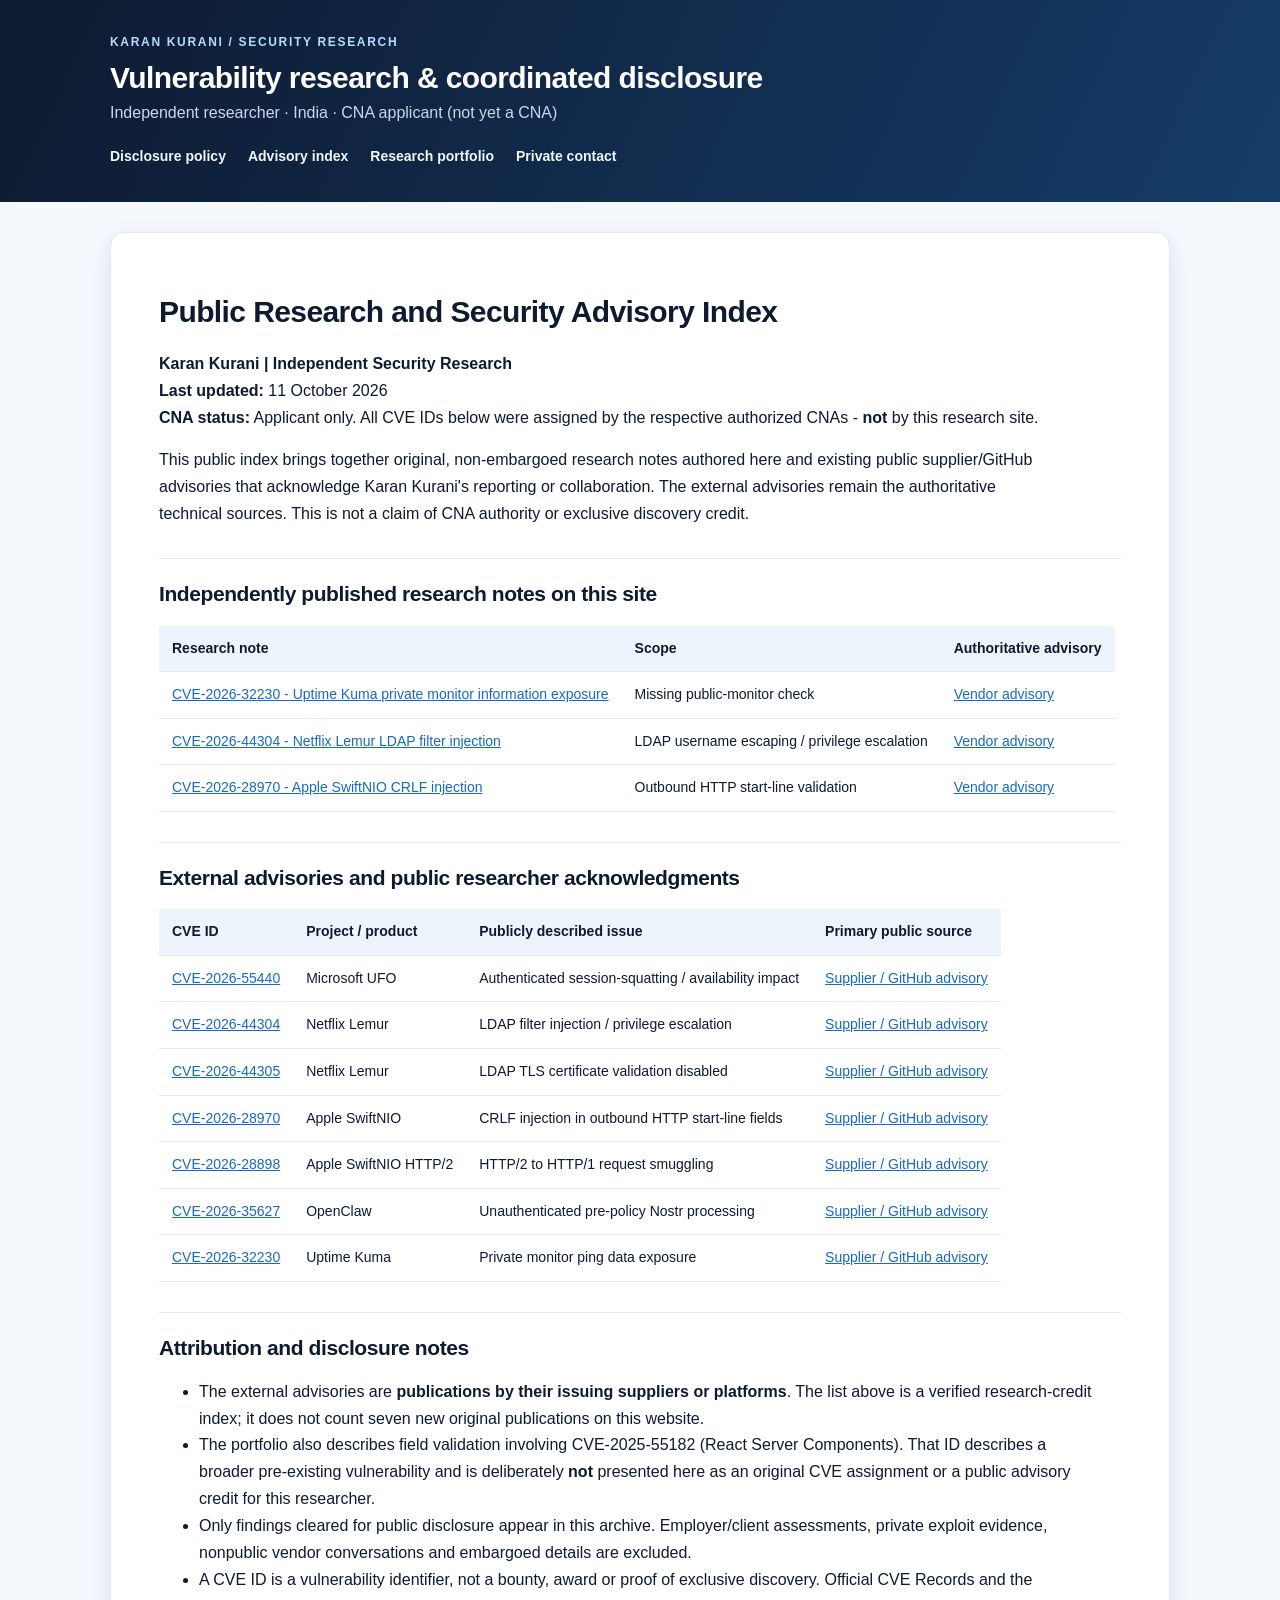
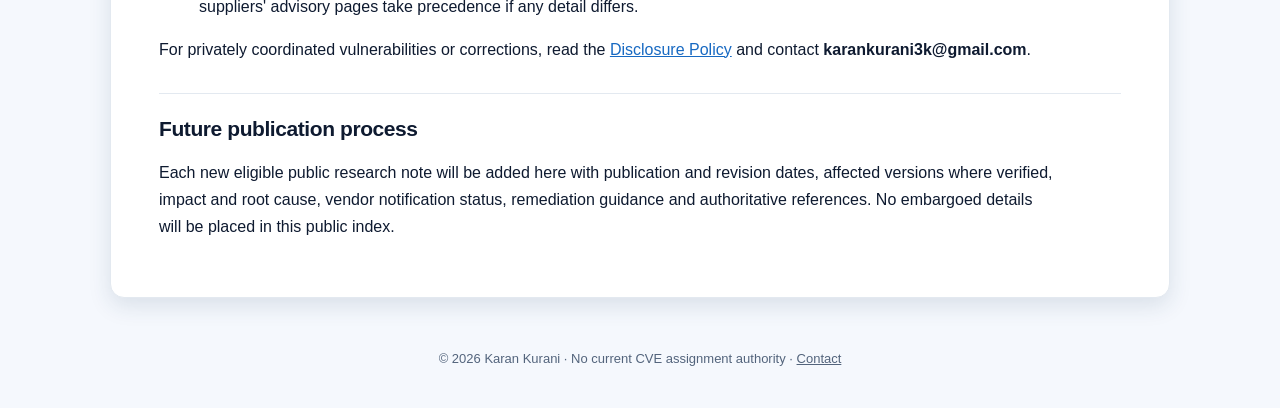
<file: advisories.html>
<!doctype html><html lang="en"><head><meta charset="utf-8"><meta name="viewport" content="width=device-width, initial-scale=1"><meta name="description" content="Karan Kurani independent vulnerability research and coordinated disclosure resources."><title>Security Advisory Index | Karan Kurani</title><style>
:root{color-scheme:light;--ink:#0e1a30;--muted:#53647c;--blue:#1769c2;--line:#e3e9f0;--bg:#f5f8fd}*{box-sizing:border-box}body{margin:0;background:var(--bg);font:16px/1.68 -apple-system,BlinkMacSystemFont,"Segoe UI",Helvetica,Arial,sans-serif;color:var(--ink)}header{background:linear-gradient(115deg,#0e1a30,#153c68);color:white;padding:32px max(24px,calc((100vw - 1060px)/2))}header .brand{letter-spacing:.14em;font-size:12px;font-weight:750;color:#b7dbff}header h1{font-size:30px;margin:8px 0 4px;line-height:1.2}header p{margin:0;color:#c9d9eb}nav{display:flex;gap:22px;flex-wrap:wrap;margin-top:18px}nav a{color:#eff7ff;text-decoration:none;font-weight:600;font-size:14px;border-bottom:1px solid transparent}nav a:hover{border-bottom-color:currentColor}main{max-width:1060px;margin:30px auto;padding:40px 48px;background:#fff;border:1px solid var(--line);border-radius:14px;box-shadow:0 8px 22px #1f3f6220}h1,h2,h3{line-height:1.27;letter-spacing:-.02em}main h1{font-size:30px}main h2{font-size:21px;border-top:1px solid var(--line);padding-top:22px;margin-top:30px}main h3{font-size:17px}p,li{max-width:900px}a{color:var(--blue);overflow-wrap:anywhere}table{border-collapse:collapse;display:block;overflow-x:auto;font-size:14px;width:100%;margin:18px 0}th,td{border-bottom:1px solid var(--line);padding:11px 13px;vertical-align:top;text-align:left}th{background:#eef4fb;white-space:nowrap}blockquote{margin:15px 0;padding:12px 18px;border-left:3px solid #2d82cd;background:#f1f7ff}code{background:#edf2fa;padding:1px 4px;border-radius:3px}strong{font-weight:750}footer{text-align:center;color:var(--muted);padding:20px 24px 38px;font-size:13px}footer a{color:var(--muted)}@media(max-width:650px){header{padding:24px 20px}header h1{font-size:25px}main{margin:12px;padding:24px 17px}main h1{font-size:24px}nav{gap:12px}}
</style></head><body><header><div class="brand">KARAN KURANI / SECURITY RESEARCH</div><h1>Vulnerability research & coordinated disclosure</h1><p>Independent researcher · India · CNA applicant (not yet a CNA)</p><nav><a href="disclosure-policy.html">Disclosure policy</a><a href="advisories.html">Advisory index</a><a href="https://github.com/kuranikaran/Portfolio">Research portfolio</a><a href="mailto:karankurani3k@gmail.com">Private contact</a></nav></header><main><h1>Public Research and Security Advisory Index</h1>
<p><strong>Karan Kurani | Independent Security Research</strong><br />
<strong>Last updated:</strong> 11 October 2026<br />
<strong>CNA status:</strong> Applicant only. All CVE IDs below were assigned by the respective authorized CNAs - <strong>not</strong> by this research site.</p>
<p>This public index brings together original, non-embargoed research notes authored here and existing public supplier/GitHub advisories that acknowledge Karan Kurani's reporting or collaboration. The external advisories remain the authoritative technical sources. This is not a claim of CNA authority or exclusive discovery credit.</p>
<h2>Independently published research notes on this site</h2>
<table>
<thead>
<tr>
  <th>Research note</th>
  <th>Scope</th>
  <th>Authoritative advisory</th>
</tr>
</thead>
<tbody>
<tr>
  <td><a href="advisories/CVE-2026-32230.html">CVE-2026-32230 - Uptime Kuma private monitor information exposure</a></td>
  <td>Missing public-monitor check</td>
  <td><a href="https://github.com/louislam/uptime-kuma/security/advisories/GHSA-c7hf-c5p5-5g6h">Vendor advisory</a></td>
</tr>
<tr>
  <td><a href="advisories/CVE-2026-44304.html">CVE-2026-44304 - Netflix Lemur LDAP filter injection</a></td>
  <td>LDAP username escaping / privilege escalation</td>
  <td><a href="https://github.com/Netflix/lemur/security/advisories/GHSA-3r34-vq8m-39gh">Vendor advisory</a></td>
</tr>
<tr>
  <td><a href="advisories/CVE-2026-28970.html">CVE-2026-28970 - Apple SwiftNIO CRLF injection</a></td>
  <td>Outbound HTTP start-line validation</td>
  <td><a href="https://github.com/apple/swift-nio/security/advisories/GHSA-cq87-8r7h-962v">Vendor advisory</a></td>
</tr>
</tbody>
</table>
<h2>External advisories and public researcher acknowledgments</h2>
<table>
<thead>
<tr>
  <th>CVE ID</th>
  <th>Project / product</th>
  <th>Publicly described issue</th>
  <th>Primary public source</th>
</tr>
</thead>
<tbody>
<tr>
  <td><a href="https://www.cve.org/CVERecord?id=CVE-2026-55440">CVE-2026-55440</a></td>
  <td>Microsoft UFO</td>
  <td>Authenticated session-squatting / availability impact</td>
  <td><a href="https://github.com/microsoft/UFO/security/advisories/GHSA-hxjv-fmjf-wmjf">Supplier / GitHub advisory</a></td>
</tr>
<tr>
  <td><a href="https://www.cve.org/CVERecord?id=CVE-2026-44304">CVE-2026-44304</a></td>
  <td>Netflix Lemur</td>
  <td>LDAP filter injection / privilege escalation</td>
  <td><a href="https://github.com/Netflix/lemur/security/advisories/GHSA-3r34-vq8m-39gh">Supplier / GitHub advisory</a></td>
</tr>
<tr>
  <td><a href="https://www.cve.org/CVERecord?id=CVE-2026-44305">CVE-2026-44305</a></td>
  <td>Netflix Lemur</td>
  <td>LDAP TLS certificate validation disabled</td>
  <td><a href="https://github.com/Netflix/lemur/security/advisories/GHSA-vr7c-r5gj-j3w5">Supplier / GitHub advisory</a></td>
</tr>
<tr>
  <td><a href="https://www.cve.org/CVERecord?id=CVE-2026-28970">CVE-2026-28970</a></td>
  <td>Apple SwiftNIO</td>
  <td>CRLF injection in outbound HTTP start-line fields</td>
  <td><a href="https://github.com/apple/swift-nio/security/advisories/GHSA-cq87-8r7h-962v">Supplier / GitHub advisory</a></td>
</tr>
<tr>
  <td><a href="https://www.cve.org/CVERecord?id=CVE-2026-28898">CVE-2026-28898</a></td>
  <td>Apple SwiftNIO HTTP/2</td>
  <td>HTTP/2 to HTTP/1 request smuggling</td>
  <td><a href="https://github.com/apple/swift-nio-http2/security/advisories/GHSA-4px2-pw77-vc85">Supplier / GitHub advisory</a></td>
</tr>
<tr>
  <td><a href="https://www.cve.org/CVERecord?id=CVE-2026-35627">CVE-2026-35627</a></td>
  <td>OpenClaw</td>
  <td>Unauthenticated pre-policy Nostr processing</td>
  <td><a href="https://github.com/openclaw/openclaw/security/advisories/GHSA-65h8-27jh-q8wv">Supplier / GitHub advisory</a></td>
</tr>
<tr>
  <td><a href="https://www.cve.org/CVERecord?id=CVE-2026-32230">CVE-2026-32230</a></td>
  <td>Uptime Kuma</td>
  <td>Private monitor ping data exposure</td>
  <td><a href="https://github.com/louislam/uptime-kuma/security/advisories/GHSA-c7hf-c5p5-5g6h">Supplier / GitHub advisory</a></td>
</tr>
</tbody>
</table>
<h2>Attribution and disclosure notes</h2>
<ul>
<li>The external advisories are <strong>publications by their issuing suppliers or platforms</strong>. The list above is a verified research-credit index; it does not count seven new original publications on this website.</li>
<li>The portfolio also describes field validation involving CVE-2025-55182 (React Server Components). That ID describes a broader pre-existing vulnerability and is deliberately <strong>not</strong> presented here as an original CVE assignment or a public advisory credit for this researcher.</li>
<li>Only findings cleared for public disclosure appear in this archive. Employer/client assessments, private exploit evidence, nonpublic vendor conversations and embargoed details are excluded.</li>
<li>A CVE ID is a vulnerability identifier, not a bounty, award or proof of exclusive discovery. Official CVE Records and the suppliers' advisory pages take precedence if any detail differs.</li>
</ul>
<p>For privately coordinated vulnerabilities or corrections, read the <a href="disclosure-policy.html">Disclosure Policy</a> and contact <strong>karankurani3k@gmail.com</strong>.</p>
<h2>Future publication process</h2>
<p>Each new eligible public research note will be added here with publication and revision dates, affected versions where verified, impact and root cause, vendor notification status, remediation guidance and authoritative references. No embargoed details will be placed in this public index.</p>
</main><footer>© 2026 Karan Kurani · No current CVE assignment authority · <a href="mailto:karankurani3k@gmail.com">Contact</a></footer></body></html>
</file>
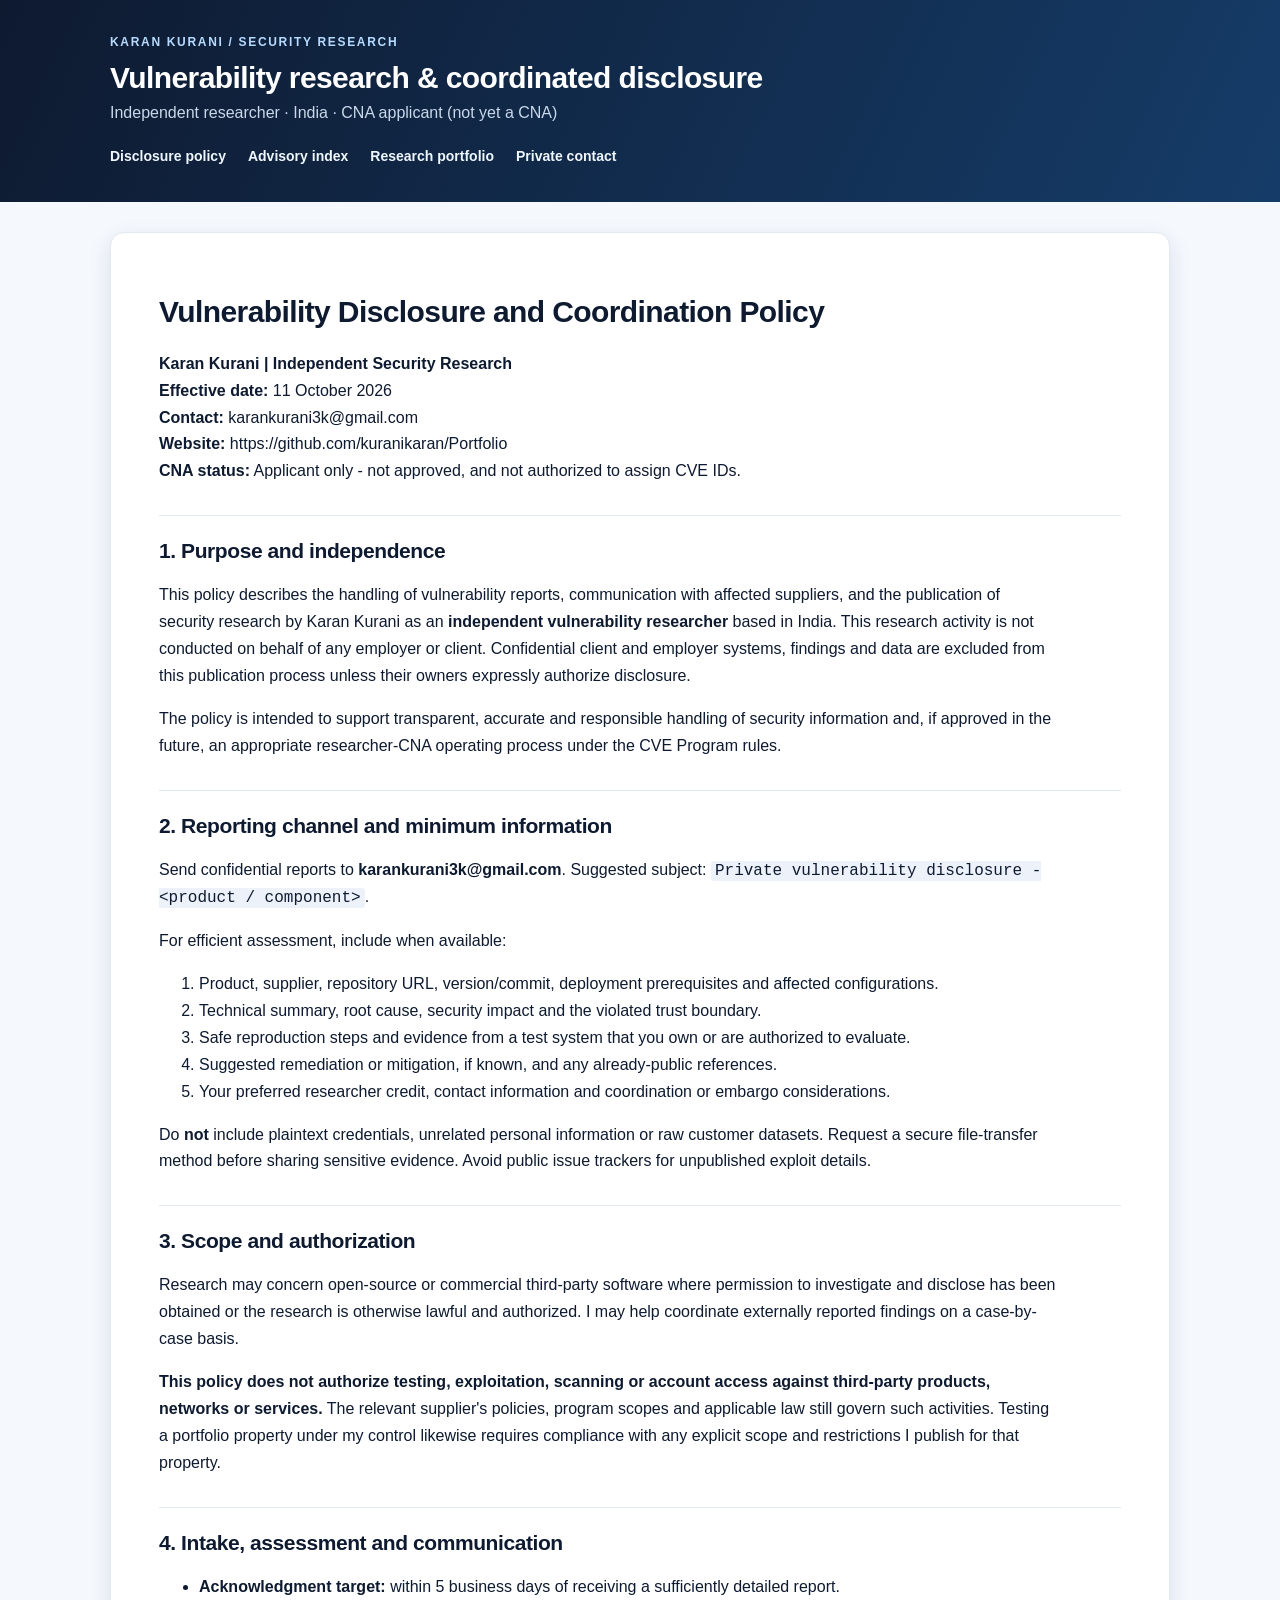
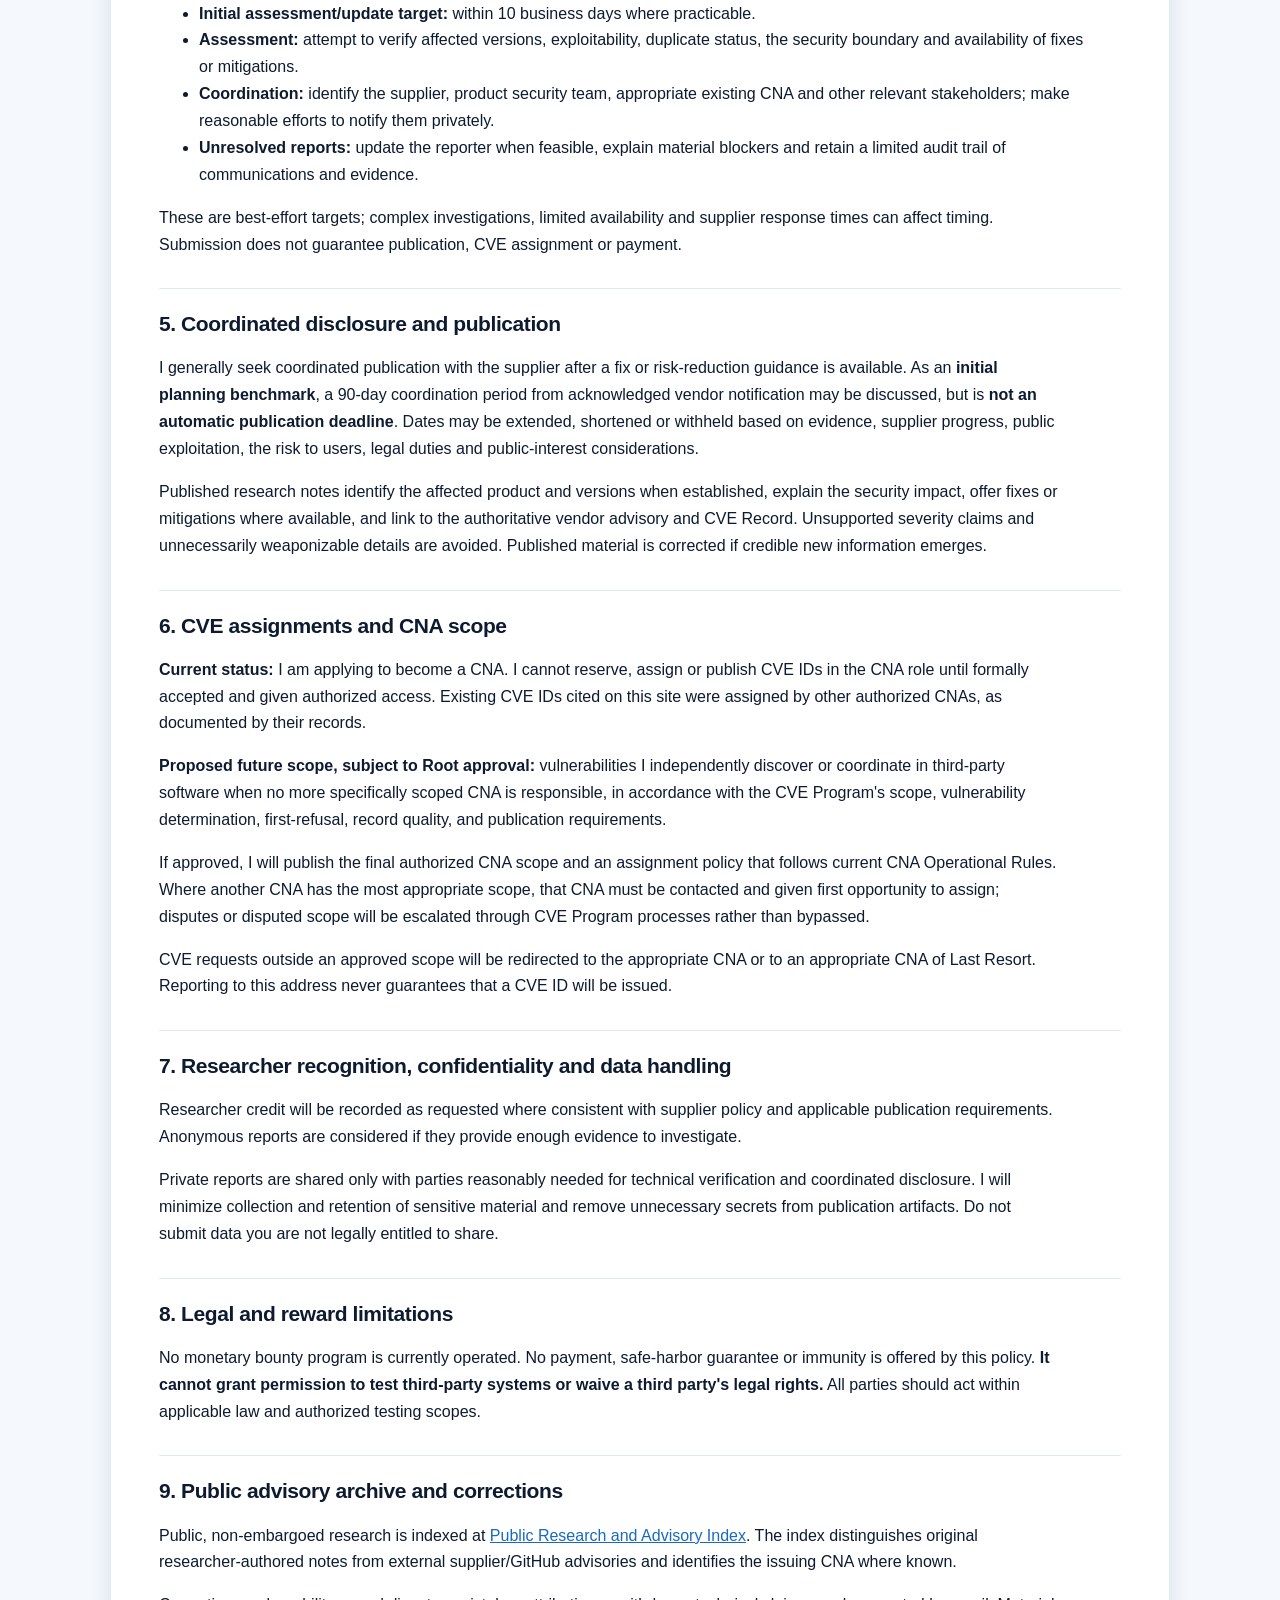
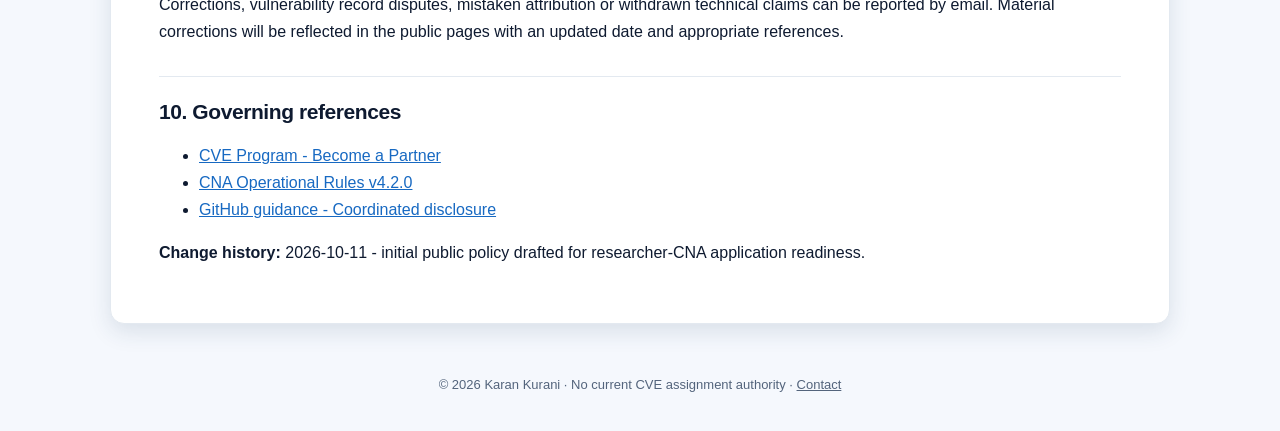
<file: disclosure-policy.html>
<!doctype html><html lang="en"><head><meta charset="utf-8"><meta name="viewport" content="width=device-width, initial-scale=1"><meta name="description" content="Karan Kurani independent vulnerability research and coordinated disclosure resources."><title>Vulnerability Disclosure Policy | Karan Kurani</title><style>
:root{color-scheme:light;--ink:#0e1a30;--muted:#53647c;--blue:#1769c2;--line:#e3e9f0;--bg:#f5f8fd}*{box-sizing:border-box}body{margin:0;background:var(--bg);font:16px/1.68 -apple-system,BlinkMacSystemFont,"Segoe UI",Helvetica,Arial,sans-serif;color:var(--ink)}header{background:linear-gradient(115deg,#0e1a30,#153c68);color:white;padding:32px max(24px,calc((100vw - 1060px)/2))}header .brand{letter-spacing:.14em;font-size:12px;font-weight:750;color:#b7dbff}header h1{font-size:30px;margin:8px 0 4px;line-height:1.2}header p{margin:0;color:#c9d9eb}nav{display:flex;gap:22px;flex-wrap:wrap;margin-top:18px}nav a{color:#eff7ff;text-decoration:none;font-weight:600;font-size:14px;border-bottom:1px solid transparent}nav a:hover{border-bottom-color:currentColor}main{max-width:1060px;margin:30px auto;padding:40px 48px;background:#fff;border:1px solid var(--line);border-radius:14px;box-shadow:0 8px 22px #1f3f6220}h1,h2,h3{line-height:1.27;letter-spacing:-.02em}main h1{font-size:30px}main h2{font-size:21px;border-top:1px solid var(--line);padding-top:22px;margin-top:30px}main h3{font-size:17px}p,li{max-width:900px}a{color:var(--blue);overflow-wrap:anywhere}table{border-collapse:collapse;display:block;overflow-x:auto;font-size:14px;width:100%;margin:18px 0}th,td{border-bottom:1px solid var(--line);padding:11px 13px;vertical-align:top;text-align:left}th{background:#eef4fb;white-space:nowrap}blockquote{margin:15px 0;padding:12px 18px;border-left:3px solid #2d82cd;background:#f1f7ff}code{background:#edf2fa;padding:1px 4px;border-radius:3px}strong{font-weight:750}footer{text-align:center;color:var(--muted);padding:20px 24px 38px;font-size:13px}footer a{color:var(--muted)}@media(max-width:650px){header{padding:24px 20px}header h1{font-size:25px}main{margin:12px;padding:24px 17px}main h1{font-size:24px}nav{gap:12px}}
</style></head><body><header><div class="brand">KARAN KURANI / SECURITY RESEARCH</div><h1>Vulnerability research & coordinated disclosure</h1><p>Independent researcher · India · CNA applicant (not yet a CNA)</p><nav><a href="disclosure-policy.html">Disclosure policy</a><a href="advisories.html">Advisory index</a><a href="https://github.com/kuranikaran/Portfolio">Research portfolio</a><a href="mailto:karankurani3k@gmail.com">Private contact</a></nav></header><main><h1>Vulnerability Disclosure and Coordination Policy</h1>
<p><strong>Karan Kurani | Independent Security Research</strong><br />
<strong>Effective date:</strong> 11 October 2026<br />
<strong>Contact:</strong> karankurani3k@gmail.com<br />
<strong>Website:</strong> https://github.com/kuranikaran/Portfolio<br />
<strong>CNA status:</strong> Applicant only - not approved, and not authorized to assign CVE IDs.</p>
<h2>1. Purpose and independence</h2>
<p>This policy describes the handling of vulnerability reports, communication with affected suppliers, and the publication of security research by Karan Kurani as an <strong>independent vulnerability researcher</strong> based in India. This research activity is not conducted on behalf of any employer or client. Confidential client and employer systems, findings and data are excluded from this publication process unless their owners expressly authorize disclosure.</p>
<p>The policy is intended to support transparent, accurate and responsible handling of security information and, if approved in the future, an appropriate researcher-CNA operating process under the CVE Program rules.</p>
<h2>2. Reporting channel and minimum information</h2>
<p>Send confidential reports to <strong>karankurani3k@gmail.com</strong>. Suggested subject: <code>Private vulnerability disclosure - &lt;product / component&gt;</code>.</p>
<p>For efficient assessment, include when available:</p>
<ol>
<li>Product, supplier, repository URL, version/commit, deployment prerequisites and affected configurations.</li>
<li>Technical summary, root cause, security impact and the violated trust boundary.</li>
<li>Safe reproduction steps and evidence from a test system that you own or are authorized to evaluate.</li>
<li>Suggested remediation or mitigation, if known, and any already-public references.</li>
<li>Your preferred researcher credit, contact information and coordination or embargo considerations.</li>
</ol>
<p>Do <strong>not</strong> include plaintext credentials, unrelated personal information or raw customer datasets. Request a secure file-transfer method before sharing sensitive evidence. Avoid public issue trackers for unpublished exploit details.</p>
<h2>3. Scope and authorization</h2>
<p>Research may concern open-source or commercial third-party software where permission to investigate and disclose has been obtained or the research is otherwise lawful and authorized. I may help coordinate externally reported findings on a case-by-case basis.</p>
<p><strong>This policy does not authorize testing, exploitation, scanning or account access against third-party products, networks or services.</strong> The relevant supplier's policies, program scopes and applicable law still govern such activities. Testing a portfolio property under my control likewise requires compliance with any explicit scope and restrictions I publish for that property.</p>
<h2>4. Intake, assessment and communication</h2>
<ul>
<li><strong>Acknowledgment target:</strong> within 5 business days of receiving a sufficiently detailed report.</li>
<li><strong>Initial assessment/update target:</strong> within 10 business days where practicable.</li>
<li><strong>Assessment:</strong> attempt to verify affected versions, exploitability, duplicate status, the security boundary and availability of fixes or mitigations.</li>
<li><strong>Coordination:</strong> identify the supplier, product security team, appropriate existing CNA and other relevant stakeholders; make reasonable efforts to notify them privately.</li>
<li><strong>Unresolved reports:</strong> update the reporter when feasible, explain material blockers and retain a limited audit trail of communications and evidence.</li>
</ul>
<p>These are best-effort targets; complex investigations, limited availability and supplier response times can affect timing. Submission does not guarantee publication, CVE assignment or payment.</p>
<h2>5. Coordinated disclosure and publication</h2>
<p>I generally seek coordinated publication with the supplier after a fix or risk-reduction guidance is available. As an <strong>initial planning benchmark</strong>, a 90-day coordination period from acknowledged vendor notification may be discussed, but is <strong>not an automatic publication deadline</strong>. Dates may be extended, shortened or withheld based on evidence, supplier progress, public exploitation, the risk to users, legal duties and public-interest considerations.</p>
<p>Published research notes identify the affected product and versions when established, explain the security impact, offer fixes or mitigations where available, and link to the authoritative vendor advisory and CVE Record. Unsupported severity claims and unnecessarily weaponizable details are avoided. Published material is corrected if credible new information emerges.</p>
<h2>6. CVE assignments and CNA scope</h2>
<p><strong>Current status:</strong> I am applying to become a CNA. I cannot reserve, assign or publish CVE IDs in the CNA role until formally accepted and given authorized access. Existing CVE IDs cited on this site were assigned by other authorized CNAs, as documented by their records.</p>
<p><strong>Proposed future scope, subject to Root approval:</strong> vulnerabilities I independently discover or coordinate in third-party software when no more specifically scoped CNA is responsible, in accordance with the CVE Program's scope, vulnerability determination, first-refusal, record quality, and publication requirements.</p>
<p>If approved, I will publish the final authorized CNA scope and an assignment policy that follows current CNA Operational Rules. Where another CNA has the most appropriate scope, that CNA must be contacted and given first opportunity to assign; disputes or disputed scope will be escalated through CVE Program processes rather than bypassed.</p>
<p>CVE requests outside an approved scope will be redirected to the appropriate CNA or to an appropriate CNA of Last Resort. Reporting to this address never guarantees that a CVE ID will be issued.</p>
<h2>7. Researcher recognition, confidentiality and data handling</h2>
<p>Researcher credit will be recorded as requested where consistent with supplier policy and applicable publication requirements. Anonymous reports are considered if they provide enough evidence to investigate.</p>
<p>Private reports are shared only with parties reasonably needed for technical verification and coordinated disclosure. I will minimize collection and retention of sensitive material and remove unnecessary secrets from publication artifacts. Do not submit data you are not legally entitled to share.</p>
<h2>8. Legal and reward limitations</h2>
<p>No monetary bounty program is currently operated. No payment, safe-harbor guarantee or immunity is offered by this policy. <strong>It cannot grant permission to test third-party systems or waive a third party's legal rights.</strong> All parties should act within applicable law and authorized testing scopes.</p>
<h2>9. Public advisory archive and corrections</h2>
<p>Public, non-embargoed research is indexed at <a href="advisories.html">Public Research and Advisory Index</a>. The index distinguishes original researcher-authored notes from external supplier/GitHub advisories and identifies the issuing CNA where known.</p>
<p>Corrections, vulnerability record disputes, mistaken attribution or withdrawn technical claims can be reported by email. Material corrections will be reflected in the public pages with an updated date and appropriate references.</p>
<h2>10. Governing references</h2>
<ul>
<li><a href="https://www.cve.org/PartnerInformation/Partner">CVE Program - Become a Partner</a></li>
<li><a href="https://github.com/CVEProject/cve-documents/blob/master/CNA_Rules.md">CNA Operational Rules v4.2.0</a></li>
<li><a href="https://docs.github.com/en/code-security/concepts/vulnerability-reporting-and-management/coordinated-disclosure">GitHub guidance - Coordinated disclosure</a></li>
</ul>
<p><strong>Change history:</strong> 2026-10-11 - initial public policy drafted for researcher-CNA application readiness.</p>
</main><footer>© 2026 Karan Kurani · No current CVE assignment authority · <a href="mailto:karankurani3k@gmail.com">Contact</a></footer></body></html>
</file>
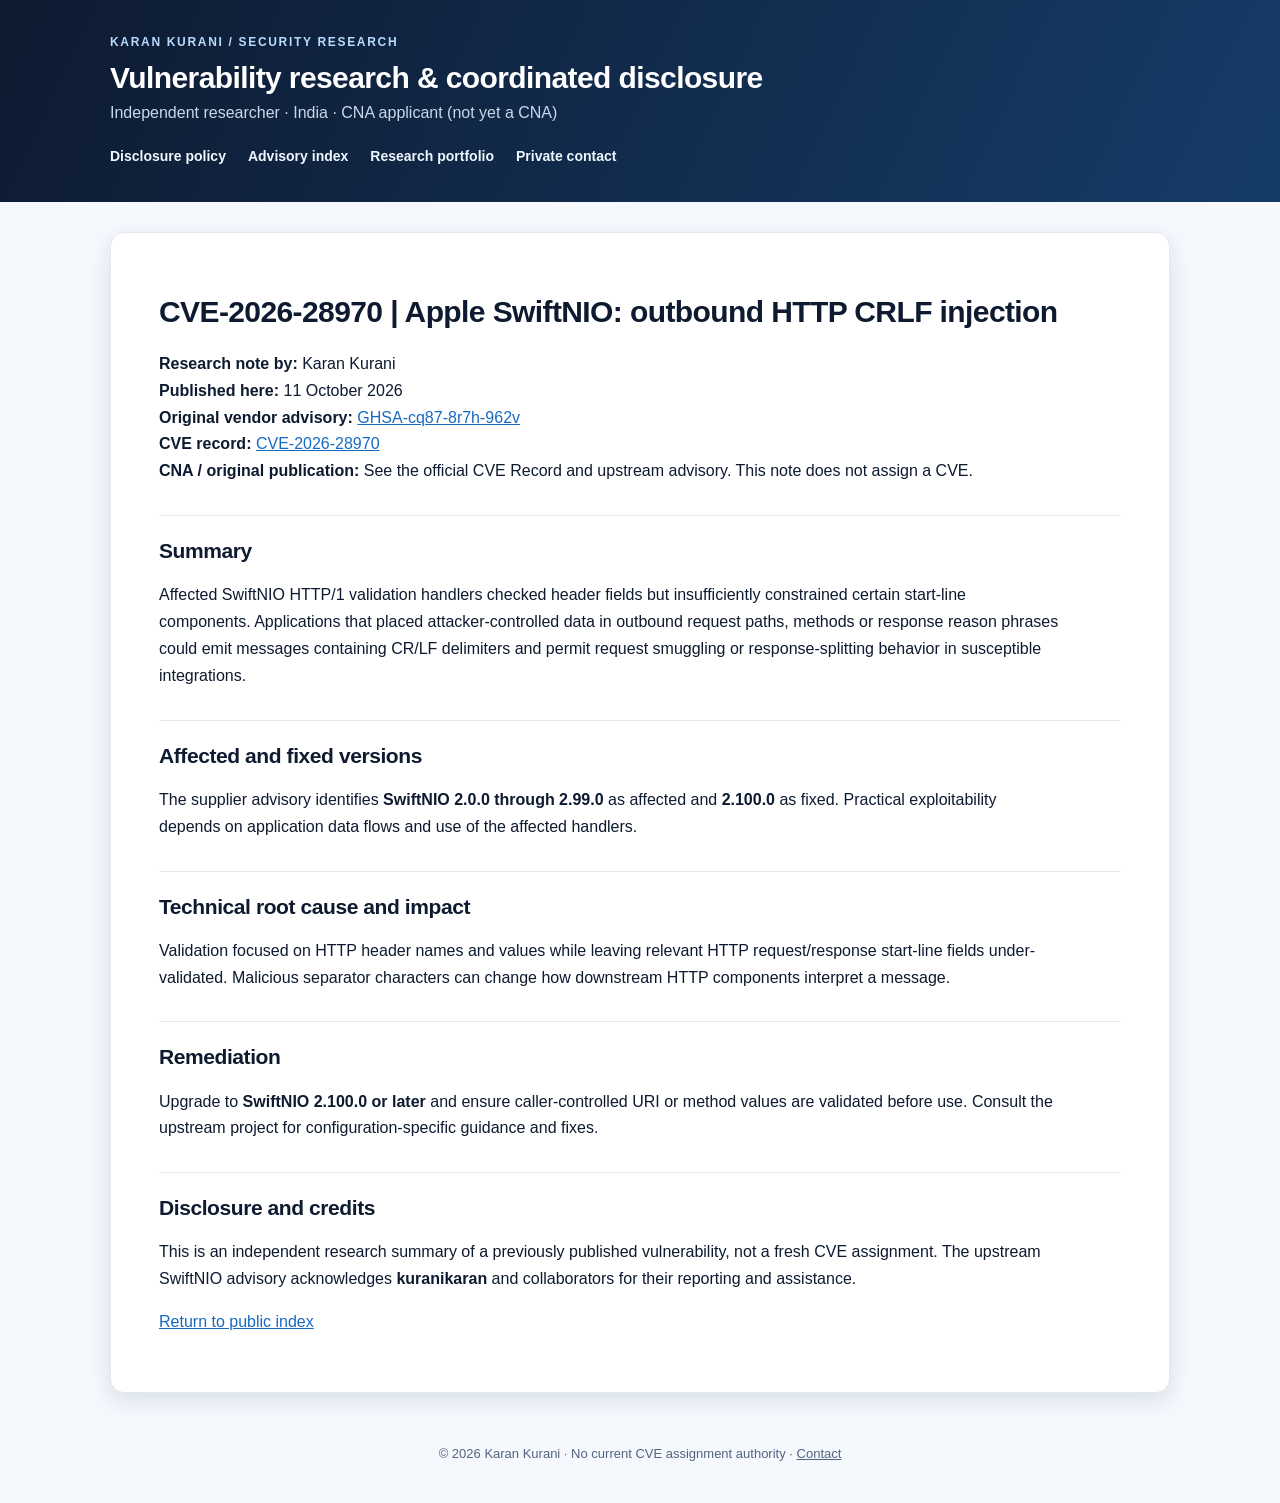
<file: advisories/CVE-2026-28970.html>
<!doctype html><html lang="en"><head><meta charset="utf-8"><meta name="viewport" content="width=device-width, initial-scale=1"><meta name="description" content="Karan Kurani independent vulnerability research and coordinated disclosure resources."><title>CVE-2026-28970 | Karan Kurani</title><style>
:root{color-scheme:light;--ink:#0e1a30;--muted:#53647c;--blue:#1769c2;--line:#e3e9f0;--bg:#f5f8fd}*{box-sizing:border-box}body{margin:0;background:var(--bg);font:16px/1.68 -apple-system,BlinkMacSystemFont,"Segoe UI",Helvetica,Arial,sans-serif;color:var(--ink)}header{background:linear-gradient(115deg,#0e1a30,#153c68);color:white;padding:32px max(24px,calc((100vw - 1060px)/2))}header .brand{letter-spacing:.14em;font-size:12px;font-weight:750;color:#b7dbff}header h1{font-size:30px;margin:8px 0 4px;line-height:1.2}header p{margin:0;color:#c9d9eb}nav{display:flex;gap:22px;flex-wrap:wrap;margin-top:18px}nav a{color:#eff7ff;text-decoration:none;font-weight:600;font-size:14px;border-bottom:1px solid transparent}nav a:hover{border-bottom-color:currentColor}main{max-width:1060px;margin:30px auto;padding:40px 48px;background:#fff;border:1px solid var(--line);border-radius:14px;box-shadow:0 8px 22px #1f3f6220}h1,h2,h3{line-height:1.27;letter-spacing:-.02em}main h1{font-size:30px}main h2{font-size:21px;border-top:1px solid var(--line);padding-top:22px;margin-top:30px}main h3{font-size:17px}p,li{max-width:900px}a{color:var(--blue);overflow-wrap:anywhere}table{border-collapse:collapse;display:block;overflow-x:auto;font-size:14px;width:100%;margin:18px 0}th,td{border-bottom:1px solid var(--line);padding:11px 13px;vertical-align:top;text-align:left}th{background:#eef4fb;white-space:nowrap}blockquote{margin:15px 0;padding:12px 18px;border-left:3px solid #2d82cd;background:#f1f7ff}code{background:#edf2fa;padding:1px 4px;border-radius:3px}strong{font-weight:750}footer{text-align:center;color:var(--muted);padding:20px 24px 38px;font-size:13px}footer a{color:var(--muted)}@media(max-width:650px){header{padding:24px 20px}header h1{font-size:25px}main{margin:12px;padding:24px 17px}main h1{font-size:24px}nav{gap:12px}}
</style></head><body><header><div class="brand">KARAN KURANI / SECURITY RESEARCH</div><h1>Vulnerability research & coordinated disclosure</h1><p>Independent researcher · India · CNA applicant (not yet a CNA)</p><nav><a href="../disclosure-policy.html">Disclosure policy</a><a href="../advisories.html">Advisory index</a><a href="https://github.com/kuranikaran/Portfolio">Research portfolio</a><a href="mailto:karankurani3k@gmail.com">Private contact</a></nav></header><main><h1>CVE-2026-28970 | Apple SwiftNIO: outbound HTTP CRLF injection</h1>
<p><strong>Research note by:</strong> Karan Kurani<br />
<strong>Published here:</strong> 11 October 2026<br />
<strong>Original vendor advisory:</strong> <a href="https://github.com/apple/swift-nio/security/advisories/GHSA-cq87-8r7h-962v">GHSA-cq87-8r7h-962v</a><br />
<strong>CVE record:</strong> <a href="https://www.cve.org/CVERecord?id=CVE-2026-28970">CVE-2026-28970</a><br />
<strong>CNA / original publication:</strong> See the official CVE Record and upstream advisory. This note does not assign a CVE.</p>
<h2>Summary</h2>
<p>Affected SwiftNIO HTTP/1 validation handlers checked header fields but insufficiently constrained certain start-line components. Applications that placed attacker-controlled data in outbound request paths, methods or response reason phrases could emit messages containing CR/LF delimiters and permit request smuggling or response-splitting behavior in susceptible integrations.</p>
<h2>Affected and fixed versions</h2>
<p>The supplier advisory identifies <strong>SwiftNIO 2.0.0 through 2.99.0</strong> as affected and <strong>2.100.0</strong> as fixed. Practical exploitability depends on application data flows and use of the affected handlers.</p>
<h2>Technical root cause and impact</h2>
<p>Validation focused on HTTP header names and values while leaving relevant HTTP request/response start-line fields under-validated. Malicious separator characters can change how downstream HTTP components interpret a message.</p>
<h2>Remediation</h2>
<p>Upgrade to <strong>SwiftNIO 2.100.0 or later</strong> and ensure caller-controlled URI or method values are validated before use. Consult the upstream project for configuration-specific guidance and fixes.</p>
<h2>Disclosure and credits</h2>
<p>This is an independent research summary of a previously published vulnerability, not a fresh CVE assignment. The upstream SwiftNIO advisory acknowledges <strong>kuranikaran</strong> and collaborators for their reporting and assistance.</p>
<p><a href="../advisories.html">Return to public index</a></p>
</main><footer>© 2026 Karan Kurani · No current CVE assignment authority · <a href="mailto:karankurani3k@gmail.com">Contact</a></footer></body></html>
</file>
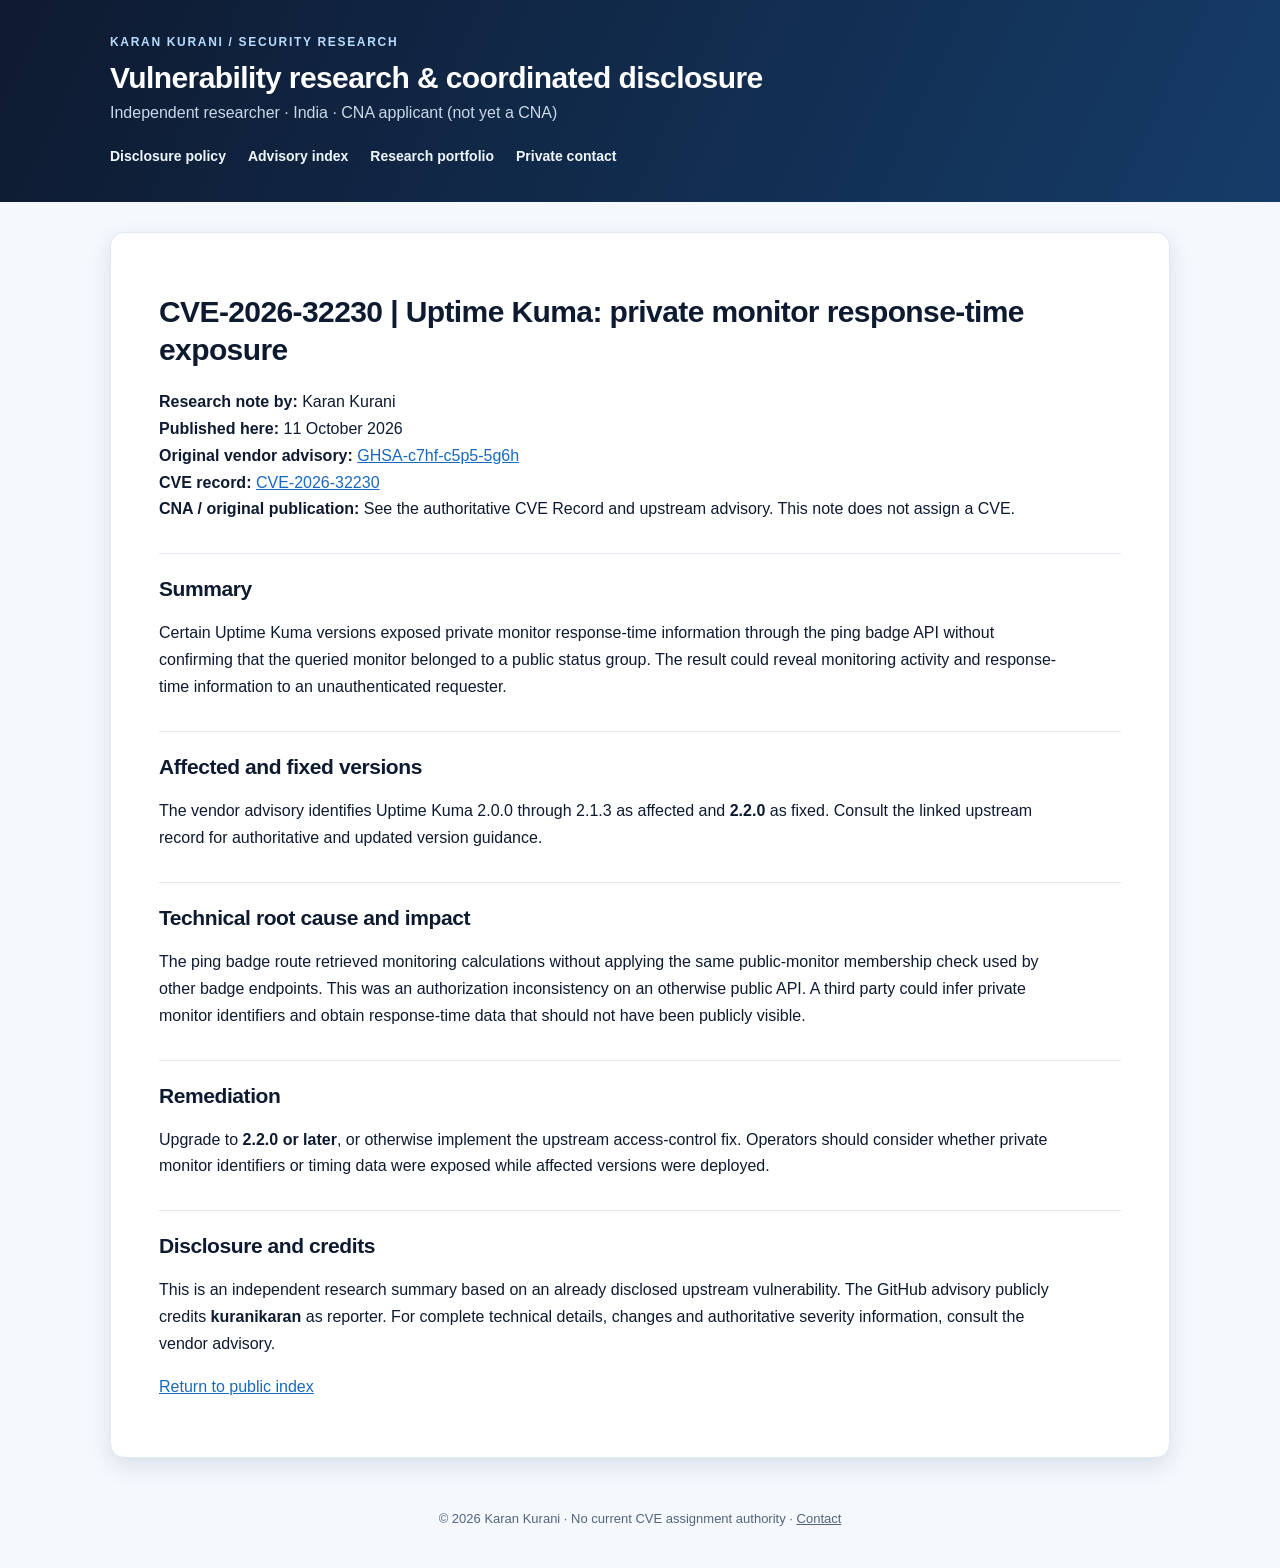
<file: advisories/CVE-2026-32230.html>
<!doctype html><html lang="en"><head><meta charset="utf-8"><meta name="viewport" content="width=device-width, initial-scale=1"><meta name="description" content="Karan Kurani independent vulnerability research and coordinated disclosure resources."><title>CVE-2026-32230 | Karan Kurani</title><style>
:root{color-scheme:light;--ink:#0e1a30;--muted:#53647c;--blue:#1769c2;--line:#e3e9f0;--bg:#f5f8fd}*{box-sizing:border-box}body{margin:0;background:var(--bg);font:16px/1.68 -apple-system,BlinkMacSystemFont,"Segoe UI",Helvetica,Arial,sans-serif;color:var(--ink)}header{background:linear-gradient(115deg,#0e1a30,#153c68);color:white;padding:32px max(24px,calc((100vw - 1060px)/2))}header .brand{letter-spacing:.14em;font-size:12px;font-weight:750;color:#b7dbff}header h1{font-size:30px;margin:8px 0 4px;line-height:1.2}header p{margin:0;color:#c9d9eb}nav{display:flex;gap:22px;flex-wrap:wrap;margin-top:18px}nav a{color:#eff7ff;text-decoration:none;font-weight:600;font-size:14px;border-bottom:1px solid transparent}nav a:hover{border-bottom-color:currentColor}main{max-width:1060px;margin:30px auto;padding:40px 48px;background:#fff;border:1px solid var(--line);border-radius:14px;box-shadow:0 8px 22px #1f3f6220}h1,h2,h3{line-height:1.27;letter-spacing:-.02em}main h1{font-size:30px}main h2{font-size:21px;border-top:1px solid var(--line);padding-top:22px;margin-top:30px}main h3{font-size:17px}p,li{max-width:900px}a{color:var(--blue);overflow-wrap:anywhere}table{border-collapse:collapse;display:block;overflow-x:auto;font-size:14px;width:100%;margin:18px 0}th,td{border-bottom:1px solid var(--line);padding:11px 13px;vertical-align:top;text-align:left}th{background:#eef4fb;white-space:nowrap}blockquote{margin:15px 0;padding:12px 18px;border-left:3px solid #2d82cd;background:#f1f7ff}code{background:#edf2fa;padding:1px 4px;border-radius:3px}strong{font-weight:750}footer{text-align:center;color:var(--muted);padding:20px 24px 38px;font-size:13px}footer a{color:var(--muted)}@media(max-width:650px){header{padding:24px 20px}header h1{font-size:25px}main{margin:12px;padding:24px 17px}main h1{font-size:24px}nav{gap:12px}}
</style></head><body><header><div class="brand">KARAN KURANI / SECURITY RESEARCH</div><h1>Vulnerability research & coordinated disclosure</h1><p>Independent researcher · India · CNA applicant (not yet a CNA)</p><nav><a href="../disclosure-policy.html">Disclosure policy</a><a href="../advisories.html">Advisory index</a><a href="https://github.com/kuranikaran/Portfolio">Research portfolio</a><a href="mailto:karankurani3k@gmail.com">Private contact</a></nav></header><main><h1>CVE-2026-32230 | Uptime Kuma: private monitor response-time exposure</h1>
<p><strong>Research note by:</strong> Karan Kurani<br />
<strong>Published here:</strong> 11 October 2026<br />
<strong>Original vendor advisory:</strong> <a href="https://github.com/louislam/uptime-kuma/security/advisories/GHSA-c7hf-c5p5-5g6h">GHSA-c7hf-c5p5-5g6h</a><br />
<strong>CVE record:</strong> <a href="https://www.cve.org/CVERecord?id=CVE-2026-32230">CVE-2026-32230</a><br />
<strong>CNA / original publication:</strong> See the authoritative CVE Record and upstream advisory. This note does not assign a CVE.</p>
<h2>Summary</h2>
<p>Certain Uptime Kuma versions exposed private monitor response-time information through the ping badge API without confirming that the queried monitor belonged to a public status group. The result could reveal monitoring activity and response-time information to an unauthenticated requester.</p>
<h2>Affected and fixed versions</h2>
<p>The vendor advisory identifies Uptime Kuma 2.0.0 through 2.1.3 as affected and <strong>2.2.0</strong> as fixed. Consult the linked upstream record for authoritative and updated version guidance.</p>
<h2>Technical root cause and impact</h2>
<p>The ping badge route retrieved monitoring calculations without applying the same public-monitor membership check used by other badge endpoints. This was an authorization inconsistency on an otherwise public API. A third party could infer private monitor identifiers and obtain response-time data that should not have been publicly visible.</p>
<h2>Remediation</h2>
<p>Upgrade to <strong>2.2.0 or later</strong>, or otherwise implement the upstream access-control fix. Operators should consider whether private monitor identifiers or timing data were exposed while affected versions were deployed.</p>
<h2>Disclosure and credits</h2>
<p>This is an independent research summary based on an already disclosed upstream vulnerability. The GitHub advisory publicly credits <strong>kuranikaran</strong> as reporter. For complete technical details, changes and authoritative severity information, consult the vendor advisory.</p>
<p><a href="../advisories.html">Return to public index</a></p>
</main><footer>© 2026 Karan Kurani · No current CVE assignment authority · <a href="mailto:karankurani3k@gmail.com">Contact</a></footer></body></html>
</file>
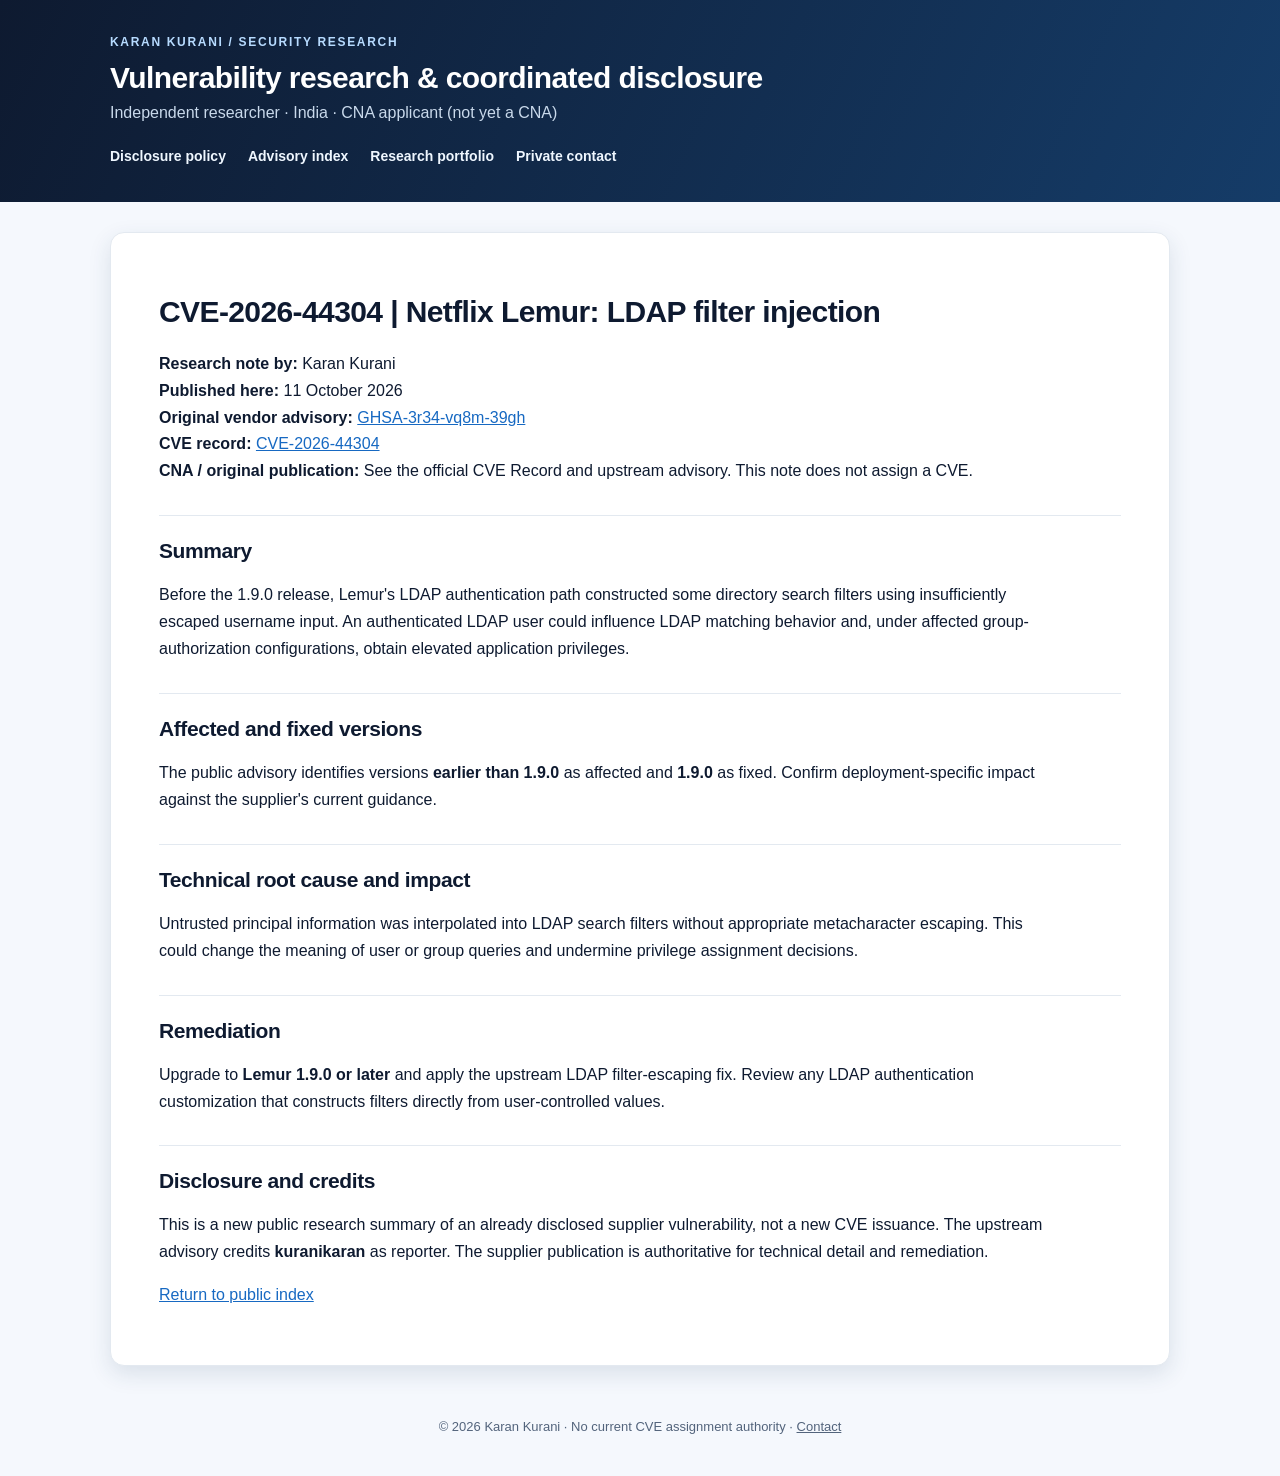
<file: advisories/CVE-2026-44304.html>
<!doctype html><html lang="en"><head><meta charset="utf-8"><meta name="viewport" content="width=device-width, initial-scale=1"><meta name="description" content="Karan Kurani independent vulnerability research and coordinated disclosure resources."><title>CVE-2026-44304 | Karan Kurani</title><style>
:root{color-scheme:light;--ink:#0e1a30;--muted:#53647c;--blue:#1769c2;--line:#e3e9f0;--bg:#f5f8fd}*{box-sizing:border-box}body{margin:0;background:var(--bg);font:16px/1.68 -apple-system,BlinkMacSystemFont,"Segoe UI",Helvetica,Arial,sans-serif;color:var(--ink)}header{background:linear-gradient(115deg,#0e1a30,#153c68);color:white;padding:32px max(24px,calc((100vw - 1060px)/2))}header .brand{letter-spacing:.14em;font-size:12px;font-weight:750;color:#b7dbff}header h1{font-size:30px;margin:8px 0 4px;line-height:1.2}header p{margin:0;color:#c9d9eb}nav{display:flex;gap:22px;flex-wrap:wrap;margin-top:18px}nav a{color:#eff7ff;text-decoration:none;font-weight:600;font-size:14px;border-bottom:1px solid transparent}nav a:hover{border-bottom-color:currentColor}main{max-width:1060px;margin:30px auto;padding:40px 48px;background:#fff;border:1px solid var(--line);border-radius:14px;box-shadow:0 8px 22px #1f3f6220}h1,h2,h3{line-height:1.27;letter-spacing:-.02em}main h1{font-size:30px}main h2{font-size:21px;border-top:1px solid var(--line);padding-top:22px;margin-top:30px}main h3{font-size:17px}p,li{max-width:900px}a{color:var(--blue);overflow-wrap:anywhere}table{border-collapse:collapse;display:block;overflow-x:auto;font-size:14px;width:100%;margin:18px 0}th,td{border-bottom:1px solid var(--line);padding:11px 13px;vertical-align:top;text-align:left}th{background:#eef4fb;white-space:nowrap}blockquote{margin:15px 0;padding:12px 18px;border-left:3px solid #2d82cd;background:#f1f7ff}code{background:#edf2fa;padding:1px 4px;border-radius:3px}strong{font-weight:750}footer{text-align:center;color:var(--muted);padding:20px 24px 38px;font-size:13px}footer a{color:var(--muted)}@media(max-width:650px){header{padding:24px 20px}header h1{font-size:25px}main{margin:12px;padding:24px 17px}main h1{font-size:24px}nav{gap:12px}}
</style></head><body><header><div class="brand">KARAN KURANI / SECURITY RESEARCH</div><h1>Vulnerability research & coordinated disclosure</h1><p>Independent researcher · India · CNA applicant (not yet a CNA)</p><nav><a href="../disclosure-policy.html">Disclosure policy</a><a href="../advisories.html">Advisory index</a><a href="https://github.com/kuranikaran/Portfolio">Research portfolio</a><a href="mailto:karankurani3k@gmail.com">Private contact</a></nav></header><main><h1>CVE-2026-44304 | Netflix Lemur: LDAP filter injection</h1>
<p><strong>Research note by:</strong> Karan Kurani<br />
<strong>Published here:</strong> 11 October 2026<br />
<strong>Original vendor advisory:</strong> <a href="https://github.com/Netflix/lemur/security/advisories/GHSA-3r34-vq8m-39gh">GHSA-3r34-vq8m-39gh</a><br />
<strong>CVE record:</strong> <a href="https://www.cve.org/CVERecord?id=CVE-2026-44304">CVE-2026-44304</a><br />
<strong>CNA / original publication:</strong> See the official CVE Record and upstream advisory. This note does not assign a CVE.</p>
<h2>Summary</h2>
<p>Before the 1.9.0 release, Lemur's LDAP authentication path constructed some directory search filters using insufficiently escaped username input. An authenticated LDAP user could influence LDAP matching behavior and, under affected group-authorization configurations, obtain elevated application privileges.</p>
<h2>Affected and fixed versions</h2>
<p>The public advisory identifies versions <strong>earlier than 1.9.0</strong> as affected and <strong>1.9.0</strong> as fixed. Confirm deployment-specific impact against the supplier's current guidance.</p>
<h2>Technical root cause and impact</h2>
<p>Untrusted principal information was interpolated into LDAP search filters without appropriate metacharacter escaping. This could change the meaning of user or group queries and undermine privilege assignment decisions.</p>
<h2>Remediation</h2>
<p>Upgrade to <strong>Lemur 1.9.0 or later</strong> and apply the upstream LDAP filter-escaping fix. Review any LDAP authentication customization that constructs filters directly from user-controlled values.</p>
<h2>Disclosure and credits</h2>
<p>This is a new public research summary of an already disclosed supplier vulnerability, not a new CVE issuance. The upstream advisory credits <strong>kuranikaran</strong> as reporter. The supplier publication is authoritative for technical detail and remediation.</p>
<p><a href="../advisories.html">Return to public index</a></p>
</main><footer>© 2026 Karan Kurani · No current CVE assignment authority · <a href="mailto:karankurani3k@gmail.com">Contact</a></footer></body></html>
</file>
